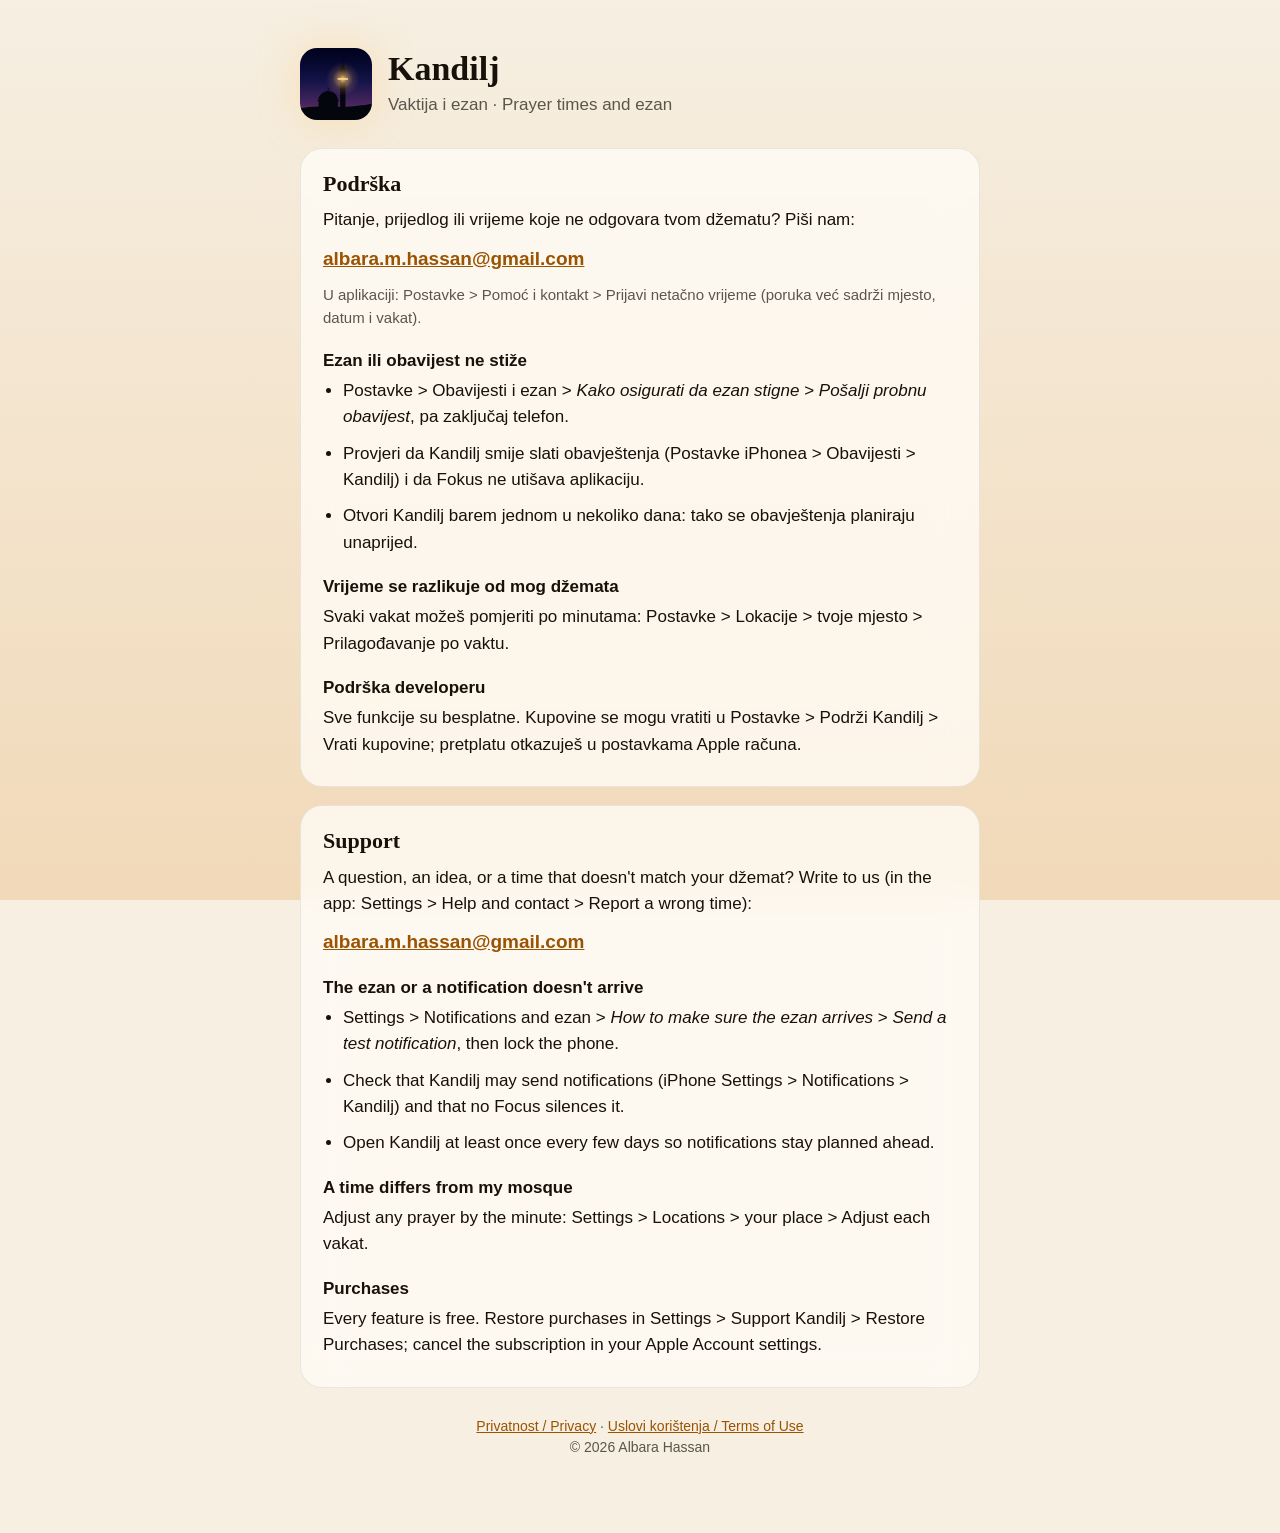
<file: index.html>
<!doctype html>
<html lang="bs">
<head>
  <meta charset="utf-8">
  <meta name="viewport" content="width=device-width, initial-scale=1">
  <title>Kandilj: podrška / Support</title>
  <meta name="description" content="Kandilj: vaktija i ezan. Podrška i kontakt.">
  <link rel="icon" href="icon.png">
  <link rel="stylesheet" href="style.css">
</head>
<body>
<main>
  <header>
    <img src="icon.png" alt="">
    <div>
      <h1>Kandilj</h1>
      <p>Vaktija i ezan · Prayer times and ezan</p>
    </div>
  </header>

  <section>
    <h2>Podrška</h2>
    <p>Pitanje, prijedlog ili vrijeme koje ne odgovara tvom džematu? Piši nam:</p>
    <p class="mail"><a href="mailto:albara.m.hassan@gmail.com?subject=Kandilj">albara.m.hassan@gmail.com</a></p>
    <p class="muted">U aplikaciji: Postavke &gt; Pomoć i kontakt &gt; Prijavi netačno vrijeme (poruka već sadrži mjesto, datum i vakat).</p>

    <h3>Ezan ili obavijest ne stiže</h3>
    <ul>
      <li>Postavke &gt; Obavijesti i ezan &gt; <em>Kako osigurati da ezan stigne</em> &gt; <em>Pošalji probnu obavijest</em>, pa zaključaj telefon.</li>
      <li>Provjeri da Kandilj smije slati obavještenja (Postavke iPhonea &gt; Obavijesti &gt; Kandilj) i da Fokus ne utišava aplikaciju.</li>
      <li>Otvori Kandilj barem jednom u nekoliko dana: tako se obavještenja planiraju unaprijed.</li>
    </ul>

    <h3>Vrijeme se razlikuje od mog džemata</h3>
    <p>Svaki vakat možeš pomjeriti po minutama: Postavke &gt; Lokacije &gt; tvoje mjesto &gt; Prilagođavanje po vaktu.</p>

    <h3>Podrška developeru</h3>
    <p>Sve funkcije su besplatne. Kupovine se mogu vratiti u Postavke &gt; Podrži Kandilj &gt; Vrati kupovine;
      pretplatu otkazuješ u postavkama Apple računa.</p>
  </section>

  <section lang="en">
    <h2>Support</h2>
    <p>A question, an idea, or a time that doesn't match your džemat? Write to us (in the app: Settings &gt; Help and contact &gt; Report a wrong time):</p>
    <p class="mail"><a href="mailto:albara.m.hassan@gmail.com?subject=Kandilj">albara.m.hassan@gmail.com</a></p>

    <h3>The ezan or a notification doesn't arrive</h3>
    <ul>
      <li>Settings &gt; Notifications and ezan &gt; <em>How to make sure the ezan arrives</em> &gt; <em>Send a test notification</em>, then lock the phone.</li>
      <li>Check that Kandilj may send notifications (iPhone Settings &gt; Notifications &gt; Kandilj) and that no Focus silences it.</li>
      <li>Open Kandilj at least once every few days so notifications stay planned ahead.</li>
    </ul>

    <h3>A time differs from my mosque</h3>
    <p>Adjust any prayer by the minute: Settings &gt; Locations &gt; your place &gt; Adjust each vakat.</p>

    <h3>Purchases</h3>
    <p>Every feature is free. Restore purchases in Settings &gt; Support Kandilj &gt; Restore Purchases; cancel the
      subscription in your Apple Account settings.</p>
  </section>

  <footer>
    <a href="privacy.html">Privatnost / Privacy</a> ·
    <a href="https://www.apple.com/legal/internet-services/itunes/dev/stdeula/">Uslovi korištenja / Terms of Use</a>
    <p>© 2026 Albara Hassan</p>
  </footer>
</main>
</body>
</html>
</file>
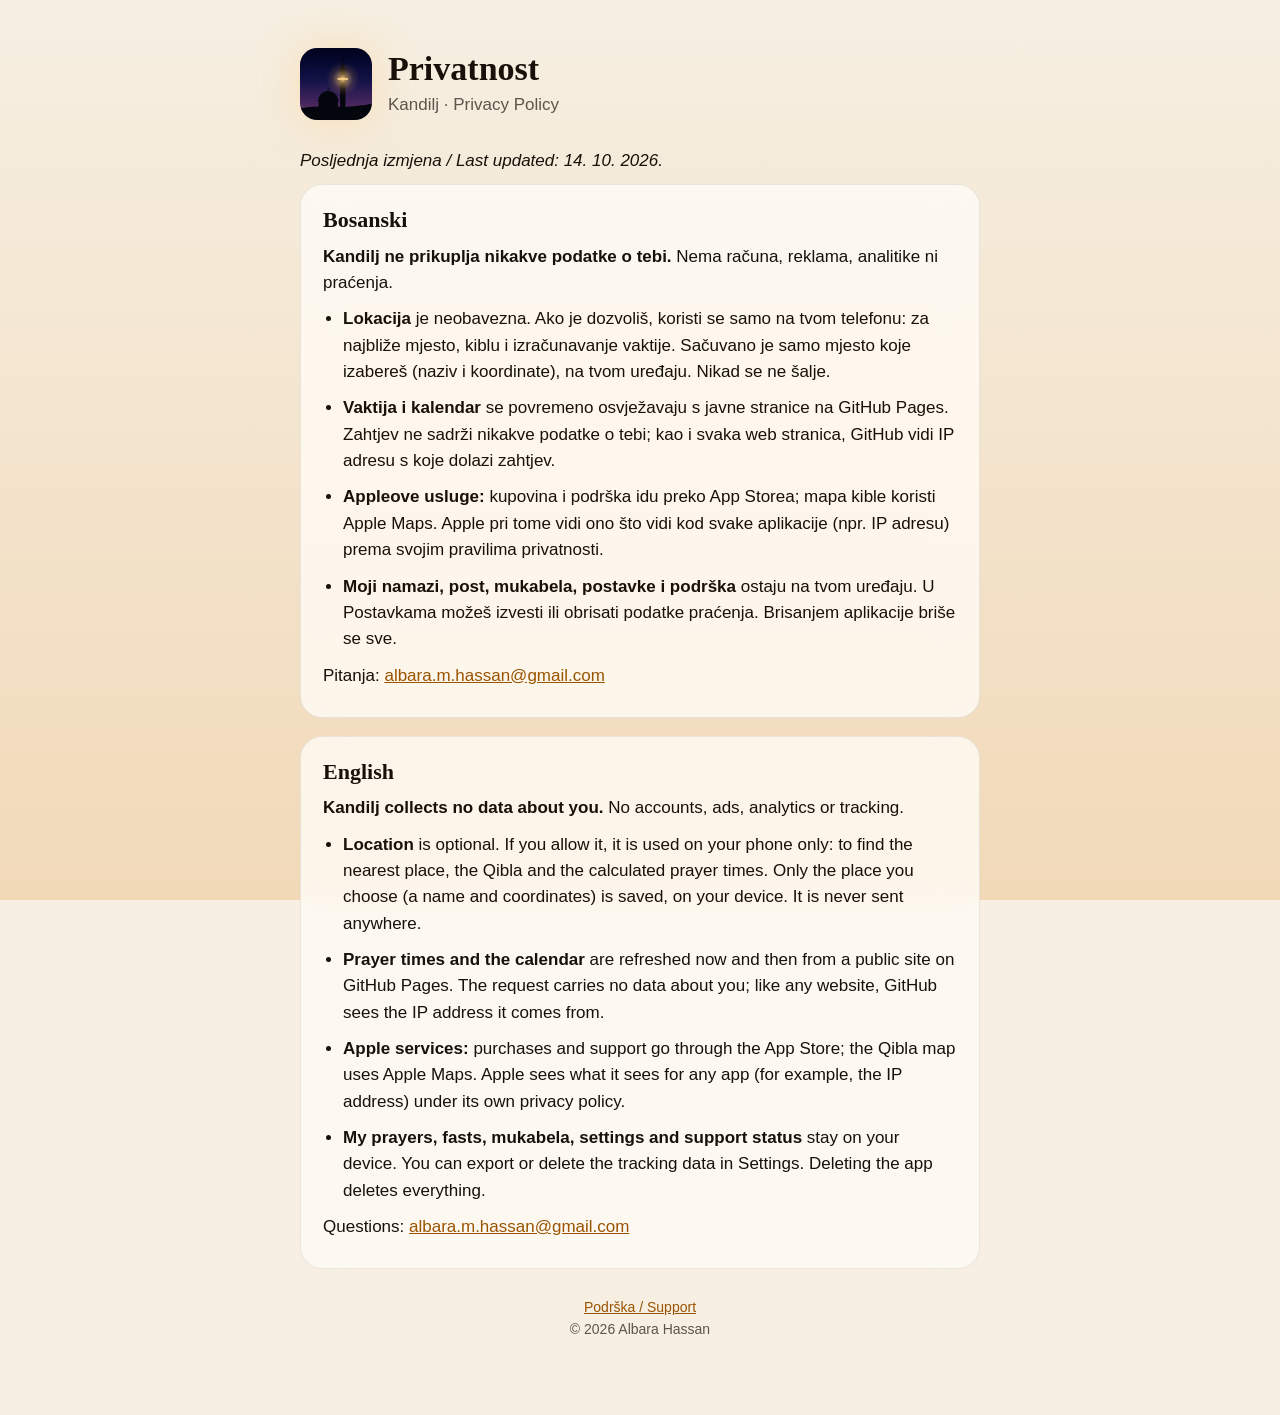
<file: privacy.html>
<!doctype html>
<html lang="bs">
<head>
  <meta charset="utf-8">
  <meta name="viewport" content="width=device-width, initial-scale=1">
  <title>Kandilj: privatnost / Privacy</title>
  <link rel="icon" href="icon.png">
  <link rel="stylesheet" href="style.css">
</head>
<body>
<main>
  <header>
    <img src="icon.png" alt="">
    <div><h1>Privatnost</h1><p>Kandilj · Privacy Policy</p></div>
  </header>
<p><em>Posljednja izmjena / Last updated: 14. 10. 2026.</em></p>
</section>
<section lang="bs"><h2>Bosanski</h2>
<p><strong>Kandilj ne prikuplja nikakve podatke o tebi.</strong> Nema računa, reklama, analitike ni praćenja.</p>
<ul><li><strong>Lokacija</strong> je neobavezna. Ako je dozvoliš, koristi se samo na tvom telefonu: za najbliže mjesto, kiblu i izračunavanje vaktije. Sačuvano je samo mjesto koje izabereš (naziv i koordinate), na tvom uređaju. Nikad se ne šalje.</li><li><strong>Vaktija i kalendar</strong> se povremeno osvježavaju s javne stranice na GitHub Pages. Zahtjev ne sadrži nikakve podatke o tebi; kao i svaka web stranica, GitHub vidi IP adresu s koje dolazi zahtjev.</li><li><strong>Appleove usluge:</strong> kupovina i podrška idu preko App Storea; mapa kible koristi Apple Maps. Apple pri tome vidi ono što vidi kod svake aplikacije (npr. IP adresu) prema svojim pravilima privatnosti.</li><li><strong>Moji namazi, post, mukabela, postavke i podrška</strong> ostaju na tvom uređaju. U Postavkama možeš izvesti ili obrisati podatke praćenja. Brisanjem aplikacije briše se sve.</li></ul>
<p>Pitanja: <a href="mailto:albara.m.hassan@gmail.com">albara.m.hassan@gmail.com</a></p>
</section>
<section lang="en"><h2>English</h2>
<p><strong>Kandilj collects no data about you.</strong> No accounts, ads, analytics or tracking.</p>
<ul><li><strong>Location</strong> is optional. If you allow it, it is used on your phone only: to find the nearest place, the Qibla and the calculated prayer times. Only the place you choose (a name and coordinates) is saved, on your device. It is never sent anywhere.</li><li><strong>Prayer times and the calendar</strong> are refreshed now and then from a public site on GitHub Pages. The request carries no data about you; like any website, GitHub sees the IP address it comes from.</li><li><strong>Apple services:</strong> purchases and support go through the App Store; the Qibla map uses Apple Maps. Apple sees what it sees for any app (for example, the IP address) under its own privacy policy.</li><li><strong>My prayers, fasts, mukabela, settings and support status</strong> stay on your device. You can export or delete the tracking data in Settings. Deleting the app deletes everything.</li></ul>
<p>Questions: <a href="mailto:albara.m.hassan@gmail.com">albara.m.hassan@gmail.com</a></p>
</section>
  <footer><a href="./">Podrška / Support</a><p>© 2026 Albara Hassan</p></footer>
</main>
</body>
</html>
</file>
<file: style.css>
:root {
  --sky-top: #0c0e16;
  --sky-bottom: #1d2340;
  --card: rgba(23, 26, 36, 0.72);
  --text: #f3efe6;
  --text-2: #ada8a0;
  --lamp: #ffc46b;
  --line: rgba(255, 255, 255, 0.1);
}
@media (prefers-color-scheme: light) {
  :root:not([data-theme="dark"]) {
    --sky-top: #f6efe2;
    --sky-bottom: #f1d9b8;
    --card: rgba(255, 252, 246, 0.8);
    --text: #17110a;
    --text-2: #5c554c;
    --lamp: #9a5300;
    --line: rgba(0, 0, 0, 0.08);
  }
}
* { box-sizing: border-box; }
html { background: var(--sky-top); }
body {
  margin: 0;
  min-height: 100vh;
  background: linear-gradient(var(--sky-top), var(--sky-bottom)) fixed;
  color: var(--text);
  font: 17px/1.55 -apple-system, BlinkMacSystemFont, "Segoe UI", Roboto, sans-serif;
  padding: 48px 16px 64px;
}
main { max-width: 680px; margin: 0 auto; }
header { display: flex; align-items: center; gap: 16px; margin-bottom: 28px; }
header img { width: 72px; height: 72px; border-radius: 17px; box-shadow: 0 0 40px rgba(255, 196, 107, 0.35); }
h1 { font: 600 34px/1.1 "New York", ui-serif, Georgia, serif; margin: 0; }
header p { margin: 4px 0 0; color: var(--text-2); }
h2 { font: 600 22px/1.2 "New York", ui-serif, Georgia, serif; margin: 0 0 10px; }
h3 { font-size: 17px; margin: 18px 0 4px; }
section {
  background: var(--card);
  border: 1px solid var(--line);
  border-radius: 22px;
  padding: 22px 22px 18px;
  margin-bottom: 18px;
  backdrop-filter: blur(20px);
  -webkit-backdrop-filter: blur(20px);
}
p, li { margin: 0 0 10px; }
ul { padding-left: 20px; margin: 0 0 10px; }
a { color: var(--lamp); }
.mail { font-size: 19px; font-weight: 600; }
.muted { color: var(--text-2); font-size: 15px; }
footer { color: var(--text-2); font-size: 14px; text-align: center; margin-top: 28px; }
</file>
